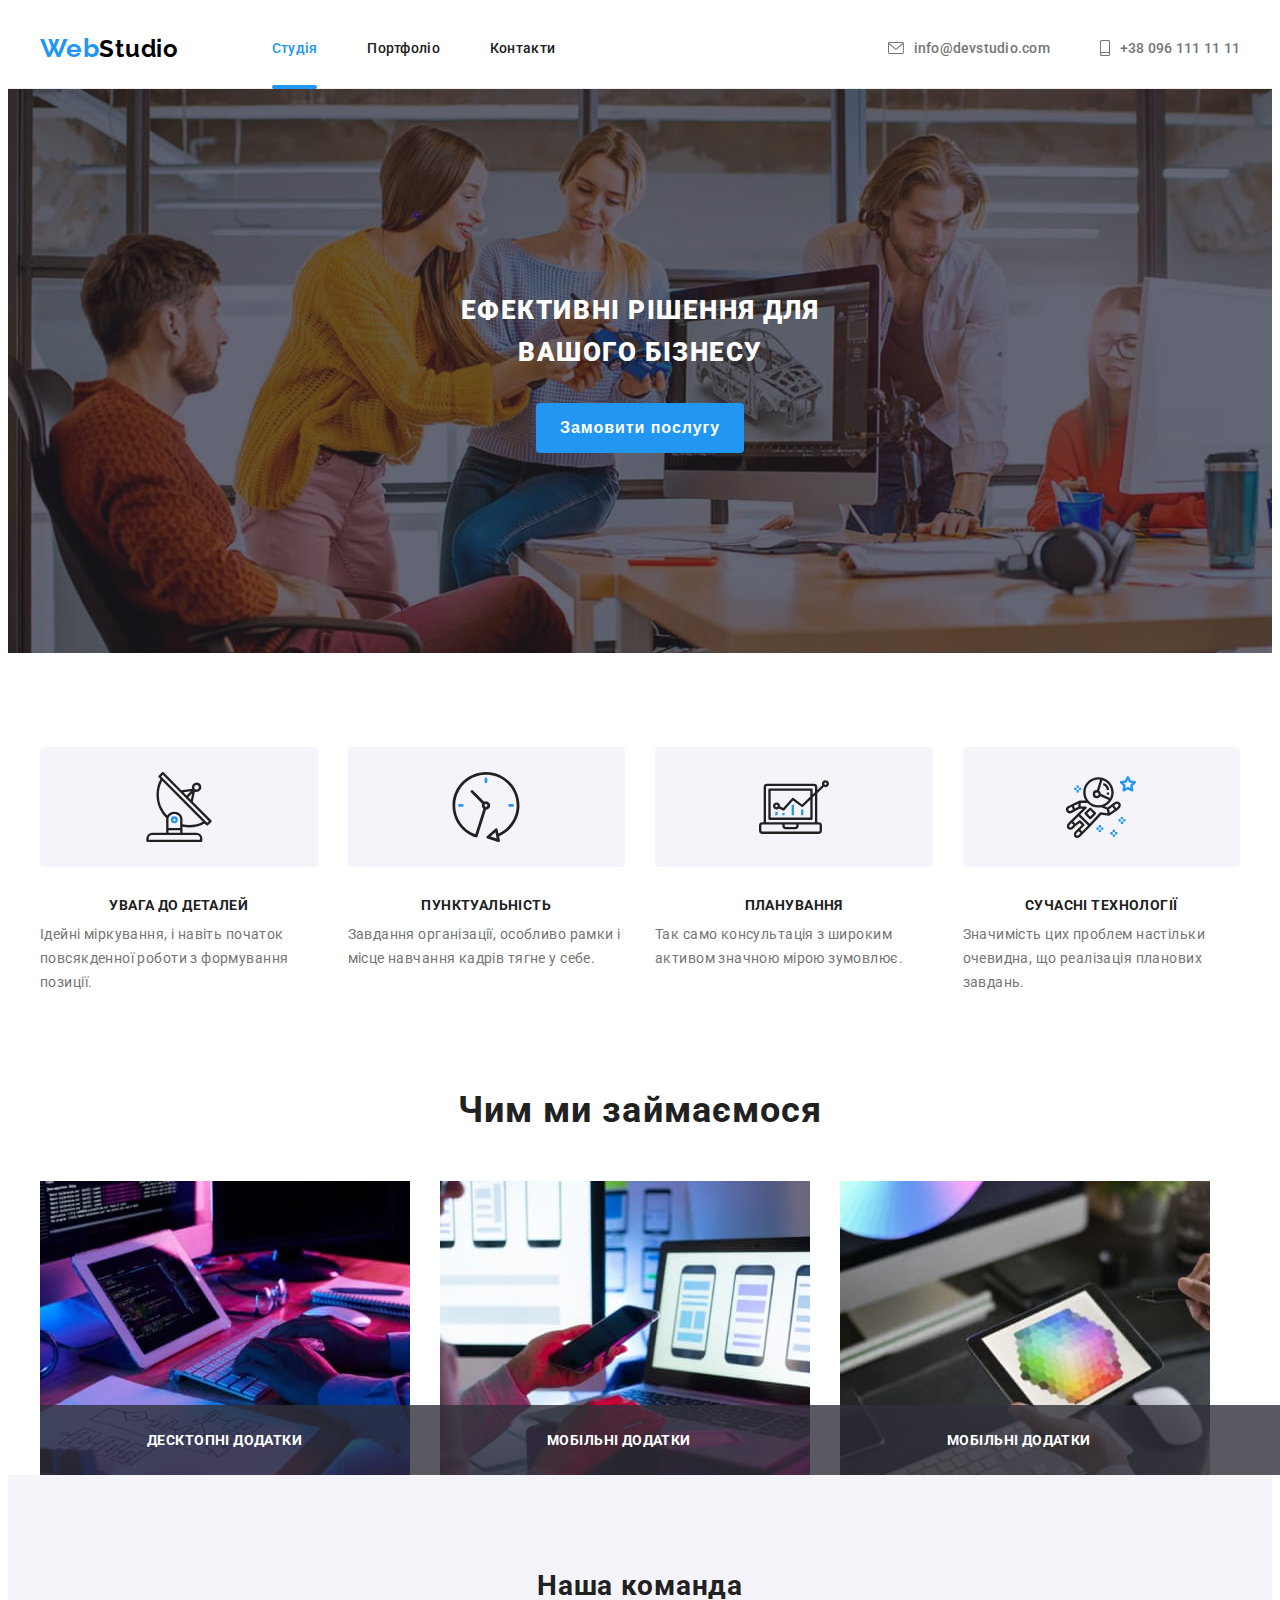
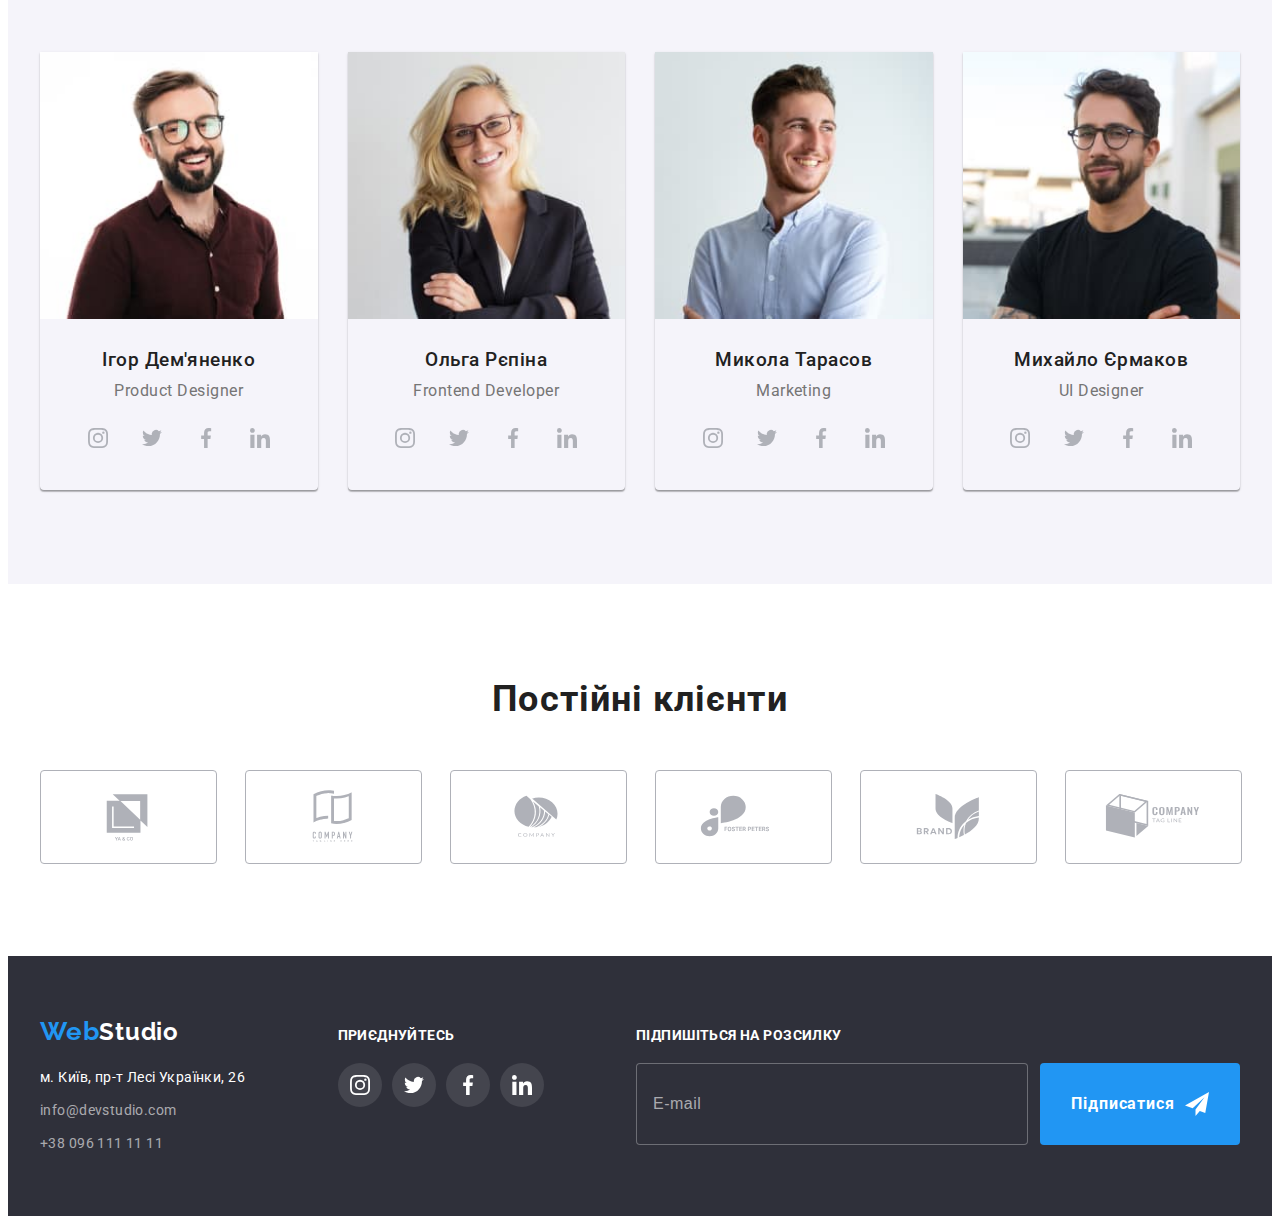
<file: index.html>
<!DOCTYPE html>
<html lang="uk">
  <head>
    <meta charset="UTF-8" />
    <meta name="viewport" content="width=device-width, initial-scale=1.0" />
    <link rel="preconnect" href="https://fonts.googleapis.com" />
    <link rel="preconnect" href="https://fonts.gstatic.com" crossorigin />
    <link
      href="https://fonts.googleapis.com/css2?family=Raleway:wght@700&family=Roboto:wght@400;500;700;900&display=swap"
      rel="stylesheet"
    />
    <link
      rel="stylesheet"
      href="https://cdnjs.cloudflare.com/ajax/libs/modern-normalize/2.0.0/modern-normalize.min.css"
      integrity="sha512-4xo8blKMVCiXpTaLzQSLSw3KFOVPWhm/TRtuPVc4WG6kUgjH6J03IBuG7JZPkcWMxJ5huwaBpOpnwYElP/m6wg=="
      crossorigin="anonymous"
      referrerpolicy="no-referrer"
    />
    <link rel="stylesheet" href="./css/main.min.css" />
    <title>Студія</title>
  </head>
  <body>
    <!-------------Header------------------>
    <header class="header">
      <div class="container">
        <div class="header-content">
          <nav class="header-navigation">
            <a class="header-logo link" href="./index.html"
              ><span>Web</span>Studio</a
            >
            <button type="button" class="btn-open-menu">
              <svg width="40" height="40">
                <use href="./images/icons.svg#icon-menu-open"></use>
              </svg>
            </button>
            <ul class="header-list">
              <li class="header-item">
                <a class="header-link link current" href="./index.html"
                  >Студія</a
                >
              </li>
              <li class="header-item">
                <a class="header-link link" href="./portfolio.html"
                  >Портфоліо</a
                >
              </li>
              <li class="header-item">
                <a class="header-link link" href="">Контакти</a>
              </li>
            </ul>
          </nav>
          <ul class="header-contacts-list">
            <li class="header-contacts-item">
              <a
                class="header-contacts-link link"
                href="mailto:info@devstudio.com"
              >
                <svg class="mail-icon" width="16" height="12">
                  <use href="./images/icons.svg#icon-envelope"></use>
                </svg>
                info@devstudio.com</a
              >
            </li>
            <li class="header-contacts-item">
              <a class="header-contacts-link link" href="tel:+380961111111">
                <svg class="phone-icon" width="10" height="16">
                  <use href="./images/icons.svg#icon-smartphone"></use>
                </svg>
                +38 096 111 11 11</a
              >
            </li>
          </ul>
        </div>
      </div>
    </header>
    <main>
      <!-------------Hero---------------->
      <section class="hero">
        <h1 class="hero-title">Ефективні рішення для вашого бізнесу</h1>
        <button
          aria-label="Замовити послугу"
          title="Замовити послугу"
          class="hero-btn"
          type="button"
          data-modal-open
        >
          Замовити послугу
        </button>
      </section>
      <!----------Features-------------->
      <section class="section">
        <div class="container">
          <h2 class="visually-hidden">Особливості</h2>
          <ul class="feature-list">
            <li class="feature-item">
              <div class="feature-icon">
                <svg width="70" height="70">
                  <use href="./images/icons.svg#icon-antenna"></use>
                </svg>
              </div>
              <h3 class="feature-title">УВАГА ДО ДЕТАЛЕЙ</h3>
              <p class="feature-text">
                Ідейні міркування, і навіть початок повсякденної роботи з
                формування позиції.
              </p>
            </li>
            <li class="feature-item">
              <div class="feature-icon">
                <svg width="70" height="70">
                  <use href="./images/icons.svg#icon-clock"></use>
                </svg>
              </div>
              <h3 class="feature-title">ПУНКТУАЛЬНІСТЬ</h3>
              <p class="feature-text">
                Завдання організації, особливо рамки і місце навчання кадрів
                тягне у себе.
              </p>
            </li>
            <li class="feature-item">
              <div class="feature-icon">
                <svg width="70" height="70">
                  <use href="./images/icons.svg#icon-diagram"></use>
                </svg>
              </div>
              <h3 class="feature-title">ПЛАНУВАННЯ</h3>
              <p class="feature-text">
                Так само консультація з широким активом значною мірою зумовлює.
              </p>
            </li>
            <li class="feature-item">
              <div class="feature-icon">
                <svg width="70" height="70">
                  <use href="./images/icons.svg#icon-astronaut"></use>
                </svg>
              </div>
              <h3 class="feature-title">СУЧАСНІ ТЕХНОЛОГІЇ</h3>
              <p class="feature-text">
                Значимість цих проблем настільки очевидна, що реалізація
                планових завдань.
              </p>
            </li>
          </ul>
        </div>
      </section>
      <!------------------Services--------------->
      <section class="section-services">
        <div class="container">
          <h2 class="services-title">Чим ми займаємося</h2>
          <ul class="services-list">
            <li class="services-item">
              <div class="servies-thumb">
                <img
                  class="services-img"
                  src="./images/desktop-programs.jpg"
                  alt="Десктопні програми"
                  width="370"
                  height="294"
                />
                <p class="servies-text">Десктопні додатки</p>
              </div>
            </li>
            <li class="services-item">
              <div class="servies-thumb">
                <img
                  class="services-img"
                  src="./images/mobile-applications.jpg"
                  alt="Мобільні додакти"
                  width="370"
                  height="294"
                />
                <p class="servies-text">Мобільні додатки</p>
              </div>
            </li>
            <li class="services-item">
              <div class="servies-thumb">
                <img
                  class="services-img"
                  src="./images/design-solutions.jpg"
                  alt="Дизайнерскі рішення"
                  width="370"
                  height="294"
                />
                <p class="servies-text">Мобільні додатки</p>
              </div>
            </li>
          </ul>
        </div>
      </section>
      <!--------------------Our team--------------------->
      <section class="section-team section">
        <div class="container">
          <h2 class="team-title">Наша команда</h2>
          <ul class="team-list">
            <li class="team-item">
              <picture>
                <source
                  srcset="
                    ./images/ihor-demyanenko.jpg    1x,
                    ./images/ihor-demyanenko-2x.jpg 2x
                  "
                  media="(min-width: 1200px)"
                />
                <source
                  srcset="
                    ./images/ihor-demyanenko-tab.jpg    1x,
                    ./images/ihor-demyanenko-tab-2x.jpg 2x
                  "
                  media="(min-width: 768px)"
                />
                <source
                  srcset="
                    ./images/ihor-demyanenko-mob.jpg    1x,
                    ./images/ihor-demyanenko-mob-2x.jpg 2x
                  "
                  media="(max-width: 767px)"
                />
                <img
                  class="team-img"
                  src="./images/ihor-demyanenko-mob.jpg"
                  alt="Ігор Дем'яненко"
                  width="450"
                />
              </picture>
              <div class="team-content">
                <h3 class="team-subtitle">Ігор Дем'яненко</h3>
                <p class="team-text" lang="en">Product Designer</p>
                <ul class="team-soc-list">
                  <li class="soc-list-item">
                    <a class="soc-list-link" href="">
                      <svg class="soc-icon" width="20" height="20">
                        <use href="./images/icons.svg#icon-instagram"></use>
                      </svg>
                    </a>
                  </li>
                  <li class="soc-list-item">
                    <a class="soc-list-link" href="">
                      <svg class="soc-icon" width="20" height="20">
                        <use href="./images/icons.svg#icon-twitter"></use>
                      </svg>
                    </a>
                  </li>
                  <li class="soc-list-item">
                    <a class="soc-list-link" href="">
                      <svg class="soc-icon" width="20" height="20">
                        <use href="./images/icons.svg#icon-facebook"></use>
                      </svg>
                    </a>
                  </li>
                  <li class="soc-list-item">
                    <a class="soc-list-link" href="">
                      <svg class="soc-icon" width="20" height="20">
                        <use href="./images/icons.svg#icon-linkedin"></use>
                      </svg>
                    </a>
                  </li>
                </ul>
              </div>
            </li>
            <li class="team-item">
              <picture>
                <source
                  srcset="
                    ./images/olga-repina.jpg    1x,
                    ./images/olga-repina-2x.jpg 2x
                  "
                  media="(min-width: 1200px)"
                />
                <source
                  srcset="
                    ./images/olga-repina-tab.jpg    1x,
                    ./images/olga-repina-tab-2x.jpg 2x
                  "
                  media="(min-width: 768px)"
                />
                <source
                  srcset="
                    ./images/olga-repina-mob.jpg    1x,
                    ./images/olga-repina-mob-2x.jpg 2x
                  "
                  media="(max-width: 767px)"
                />
                <img
                  class="team-img"
                  src="./images/olga-repina.jpg"
                  alt="Ольга Рєпіна"
                  width="450"
                />
              </picture>
              <div class="team-content">
                <h3 class="team-subtitle">Ольга Рєпіна</h3>
                <p class="team-text" lang="en">Frontend Developer</p>
                <ul class="team-soc-list">
                  <li class="soc-list-item">
                    <a class="soc-list-link" href="">
                      <svg class="soc-icon" width="20" height="20">
                        <use href="./images/icons.svg#icon-instagram"></use>
                      </svg>
                    </a>
                  </li>
                  <li class="soc-list-item">
                    <a class="soc-list-link" href="">
                      <svg class="soc-icon" width="20" height="20">
                        <use href="./images/icons.svg#icon-twitter"></use>
                      </svg>
                    </a>
                  </li>
                  <li class="soc-list-item">
                    <a class="soc-list-link" href="">
                      <svg class="soc-icon" width="20" height="20">
                        <use href="./images/icons.svg#icon-facebook"></use>
                      </svg>
                    </a>
                  </li>
                  <li class="soc-list-item">
                    <a class="soc-list-link" href="">
                      <svg class="soc-icon" width="20" height="20">
                        <use href="./images/icons.svg#icon-linkedin"></use>
                      </svg>
                    </a>
                  </li>
                </ul>
              </div>
            </li>
            <li class="team-item">
              <picture>
                <source
                  srcset="
                    ./images/mykola-tarasov.jpg    1x,
                    ./images/mykola-tarasov-2x.jpg 2x
                  "
                  media="(min-width: 1200px)"
                />
                <source
                  srcset="
                    ./images/mykola-tarasov-tab.jpg    1x,
                    ./images/mykola-tarasov-tab-2x.jpg 2x
                  "
                  media="(min-width: 767px)"
                />
                <source
                  srcset="
                    ./images/mykola-tarasov-mob.jpg    1x,
                    ./images/mykola-tarasov-mob-2x.jpg 2x
                  "
                  media="(max-width: 767px)"
                />
                <img
                  class="team-img"
                  src="./images/mykola-tarasov.jpg"
                  alt="Микола Тарасов"
                  width="450"
                />
              </picture>
              <div class="team-content">
                <h3 class="team-subtitle">Микола Тарасов</h3>
                <p class="team-text" lang="en">Marketing</p>
                <ul class="team-soc-list">
                  <li class="soc-list-item">
                    <a class="soc-list-link" href="">
                      <svg class="soc-icon" width="20" height="20">
                        <use href="./images/icons.svg#icon-instagram"></use>
                      </svg>
                    </a>
                  </li>
                  <li class="soc-list-item">
                    <a class="soc-list-link" href="">
                      <svg class="soc-icon" width="20" height="20">
                        <use href="./images/icons.svg#icon-twitter"></use>
                      </svg>
                    </a>
                  </li>
                  <li class="soc-list-item">
                    <a class="soc-list-link" href="">
                      <svg class="soc-icon" width="20" height="20">
                        <use href="./images/icons.svg#icon-facebook"></use>
                      </svg>
                    </a>
                  </li>
                  <li class="soc-list-item">
                    <a class="soc-list-link" href="">
                      <svg class="soc-icon" width="20" height="20">
                        <use href="./images/icons.svg#icon-linkedin"></use>
                      </svg>
                    </a>
                  </li>
                </ul>
              </div>
            </li>
            <li class="team-item">
              <picture>
                <source
                  srcset="
                    ./images/mykhailo-yermakov.jpg    1x,
                    ./images/mykhailo-yermakov-2x.jpg 2x
                  "
                  media="(min-width: 1200px)"
                />
                <source
                  srcset="
                    ./images/mykhailo-yermakov-tab.jpg    1x,
                    ./images/mykhailo-yermakov-tab-2x.jpg 2x
                  "
                  media="(min-width: 768px)"
                />
                <source
                  srcset="
                    ./images/mykhailo-yermakov-mob.jpg    1x,
                    ./images/mykhailo-yermakov-mob-2x.jpg 2x
                  "
                  media="(max-width: 767px)"
                />
                <img
                  class="team-img"
                  src="./images/mykhailo-yermakov.jpg"
                  alt="Михайло Єрмаков"
                  width="450"
                />
              </picture>

              <div class="team-content">
                <h3 class="team-subtitle">Михайло Єрмаков</h3>
                <p class="team-text" lang="en">UI Designer</p>
                <ul class="team-soc-list">
                  <li class="soc-list-item">
                    <a class="soc-list-link" href="">
                      <svg class="soc-icon" width="20" height="20">
                        <use href="./images/icons.svg#icon-instagram"></use>
                      </svg>
                    </a>
                  </li>
                  <li class="soc-list-item">
                    <a class="soc-list-link" href="">
                      <svg class="soc-icon" width="20" height="20">
                        <use href="./images/icons.svg#icon-twitter"></use>
                      </svg>
                    </a>
                  </li>
                  <li class="soc-list-item">
                    <a class="soc-list-link" href="">
                      <svg class="soc-icon" width="20" height="20">
                        <use href="./images/icons.svg#icon-facebook"></use>
                      </svg>
                    </a>
                  </li>
                  <li class="soc-list-item">
                    <a class="soc-list-link" href="">
                      <svg class="soc-icon" width="20" height="20">
                        <use href="./images/icons.svg#icon-linkedin"></use>
                      </svg>
                    </a>
                  </li>
                </ul>
              </div>
            </li>
          </ul>
        </div>
      </section>
      <section class="section">
        <div class="container">
          <h2 class="clients-title">Постійні клієнти</h2>
          <ul class="clients-list">
            <li class="clients-list-item">
              <a href="" class="clients-link">
                <svg class="clients-soc-icon" width="106" height="60">
                  <use href="./images/icons.svg#icon-yaandco"></use>
                </svg>
              </a>
            </li>
            <li class="clients-list-item">
              <a href="" class="clients-link">
                <svg class="clients-soc-icon" width="106" height="60">
                  <use href="./images/icons.svg#icon-taglinehere"></use>
                </svg>
              </a>
            </li>
            <li class="clients-list-item">
              <a href="" class="clients-link">
                <svg class="clients-soc-icon" width="106" height="60">
                  <use href="./images/icons.svg#icon-company"></use>
                </svg>
              </a>
            </li>
            <li class="clients-list-item">
              <a href="" class="clients-link">
                <svg class="clients-soc-icon" width="106" height="60">
                  <use href="./images/icons.svg#icon-fosterpeters"></use>
                </svg>
              </a>
            </li>
            <li class="clients-list-item">
              <a href="" class="clients-link">
                <svg class="clients-soc-icon" width="106" height="60">
                  <use href="./images/icons.svg#icon-brand"></use>
                </svg>
              </a>
            </li>
            <li class="clients-list-item">
              <a href="" class="clients-link">
                <svg class="clients-soc-icon" width="106" height="60">
                  <use href="./images/icons.svg#icon-tagline"></use>
                </svg>
              </a>
            </li>
          </ul>
        </div>
      </section>
    </main>
    <!-------------------Footer--------------------->
    <footer class="footer">
      <div class="container footer-container">
        <div class="footer-wrap">
          <address class="footer-address">
            <a class="footer-logo link" href="./index.html"
              ><span>Web</span>Studio</a
            >
            <p class="footer-text">м. Київ, пр-т Лесі Українки, 26</p>
            <ul class="footer-list">
              <li class="footer-item">
                <a class="footer-link link" href="mailto:info@devstudio.com"
                  >info@devstudio.com</a
                >
              </li>
              <li class="footer-item">
                <a class="footer-link link" href="tel:+380961111111"
                  >+38 096 111 11 11</a
                >
              </li>
            </ul>
          </address>
          <div class="footer-links">
            <p class="footer-links-text">приєднуйтесь</p>
            <ul class="footer-soc-list">
              <li class="footer-soc-list-item">
                <a class="footer-soc-list-link" href="">
                  <svg class="footer-soc-icon" width="20" height="20">
                    <use href="./images/icons.svg#icon-instagram"></use>
                  </svg>
                </a>
              </li>
              <li class="footer-soc-list-item">
                <a class="footer-soc-list-link" href="">
                  <svg class="footer-soc-icon" width="20" height="20">
                    <use href="./images/icons.svg#icon-twitter"></use>
                  </svg>
                </a>
              </li>
              <li class="footer-soc-list-item">
                <a class="footer-soc-list-link" href="">
                  <svg class="footer-soc-icon" width="20" height="20">
                    <use href="./images/icons.svg#icon-facebook"></use>
                  </svg>
                </a>
              </li>
              <li class="footer-soc-list-item">
                <a class="footer-soc-list-link" href="">
                  <svg class="footer-soc-icon" width="20" height="20">
                    <use href="./images/icons.svg#icon-linkedin"></use>
                  </svg>
                </a>
              </li>
            </ul>
          </div>
          <div class="subscription">
            <p class="subscription-text">Підпишіться на розсилку</p>
            <form class="footer-form">
              <input
                type="email"
                name="email"
                class="subscription-field"
                placeholder="E-mail"
              />
              <button
                type="submit"
                class="subscription-btn"
                aria-label="Підписатися"
                title="Підписатися"
              >
                Підписатися
                <svg width="24" height="24">
                  <use href="./images/icons.svg#icon-send"></use>
                </svg>
              </button>
            </form>
          </div>
        </div>
      </div>
    </footer>
    <div class="backdrop is-hidden" data-modal>
      <div class="modal">
        <p class="modal-title">Залиште свої дані, ми вам передзвонимо</p>
        <form>
          <div class="form-wrap">
            <label>
              <span class="label-field">Ім'я</span>
              <input type="text" name="user-name" class="form-field" />
              <svg class="form-icon" width="18" height="18">
                <use href="./images/icons.svg#icon-user-name"></use>
              </svg>
            </label>
          </div>
          <div class="form-wrap">
            <label>
              <span class="label-field">Телефон</span>
              <input type="tel" name="user-phone" class="form-field" />
              <svg class="form-icon" width="18" height="18">
                <use href="./images/icons.svg#icon-user-phone"></use>
              </svg>
            </label>
          </div>
          <div class="form-wrap">
            <label>
              <span class="label-field">Пошта</span>
              <input type="email" name="user-email" class="form-field" />
              <svg class="form-icon" width="18" height="18">
                <use href="./images/icons.svg#icon-user-email"></use>
              </svg>
            </label>
          </div>
          <label>
            <span class="label-field">Коментар</span>
            <textarea
              name="user-comment"
              class="form-comment"
              placeholder="Введіть текст"
            ></textarea>
          </label>
          <div class="form-accept">
            <label>
              <span class="accept-wrap">
                <input type="checkbox" name="accept" class="visually-hidden" />
                <span class="icon-wrap">
                  <svg class="icon-check" width="16" height="15">
                    <use href="./images/icons.svg#icon-check"></use>
                  </svg>
                </span>
                <span class="label-accept"
                  >Погоджуюся з розсилкою та приймаю
                  <a class="accept-link" href="" title="Умови договору"
                    >Умови договору</a
                  ></span
                >
              </span>
            </label>
          </div>
          <button
            type="submit"
            class="form-btn"
            aria-label="Відправити данні"
            title="Відправити данні"
          >
            Відправити
          </button>
        </form>
        <button class="modal-btn" type="button" data-modal-close>
          <svg width="18" height="18" class="modal-btn-icon">
            <use href="./images/icons.svg#icon-close-modal"></use>
          </svg>
        </button>
      </div>
    </div>
    <script src="./js/modal.js"></script>
  </body>
</html>
</file>
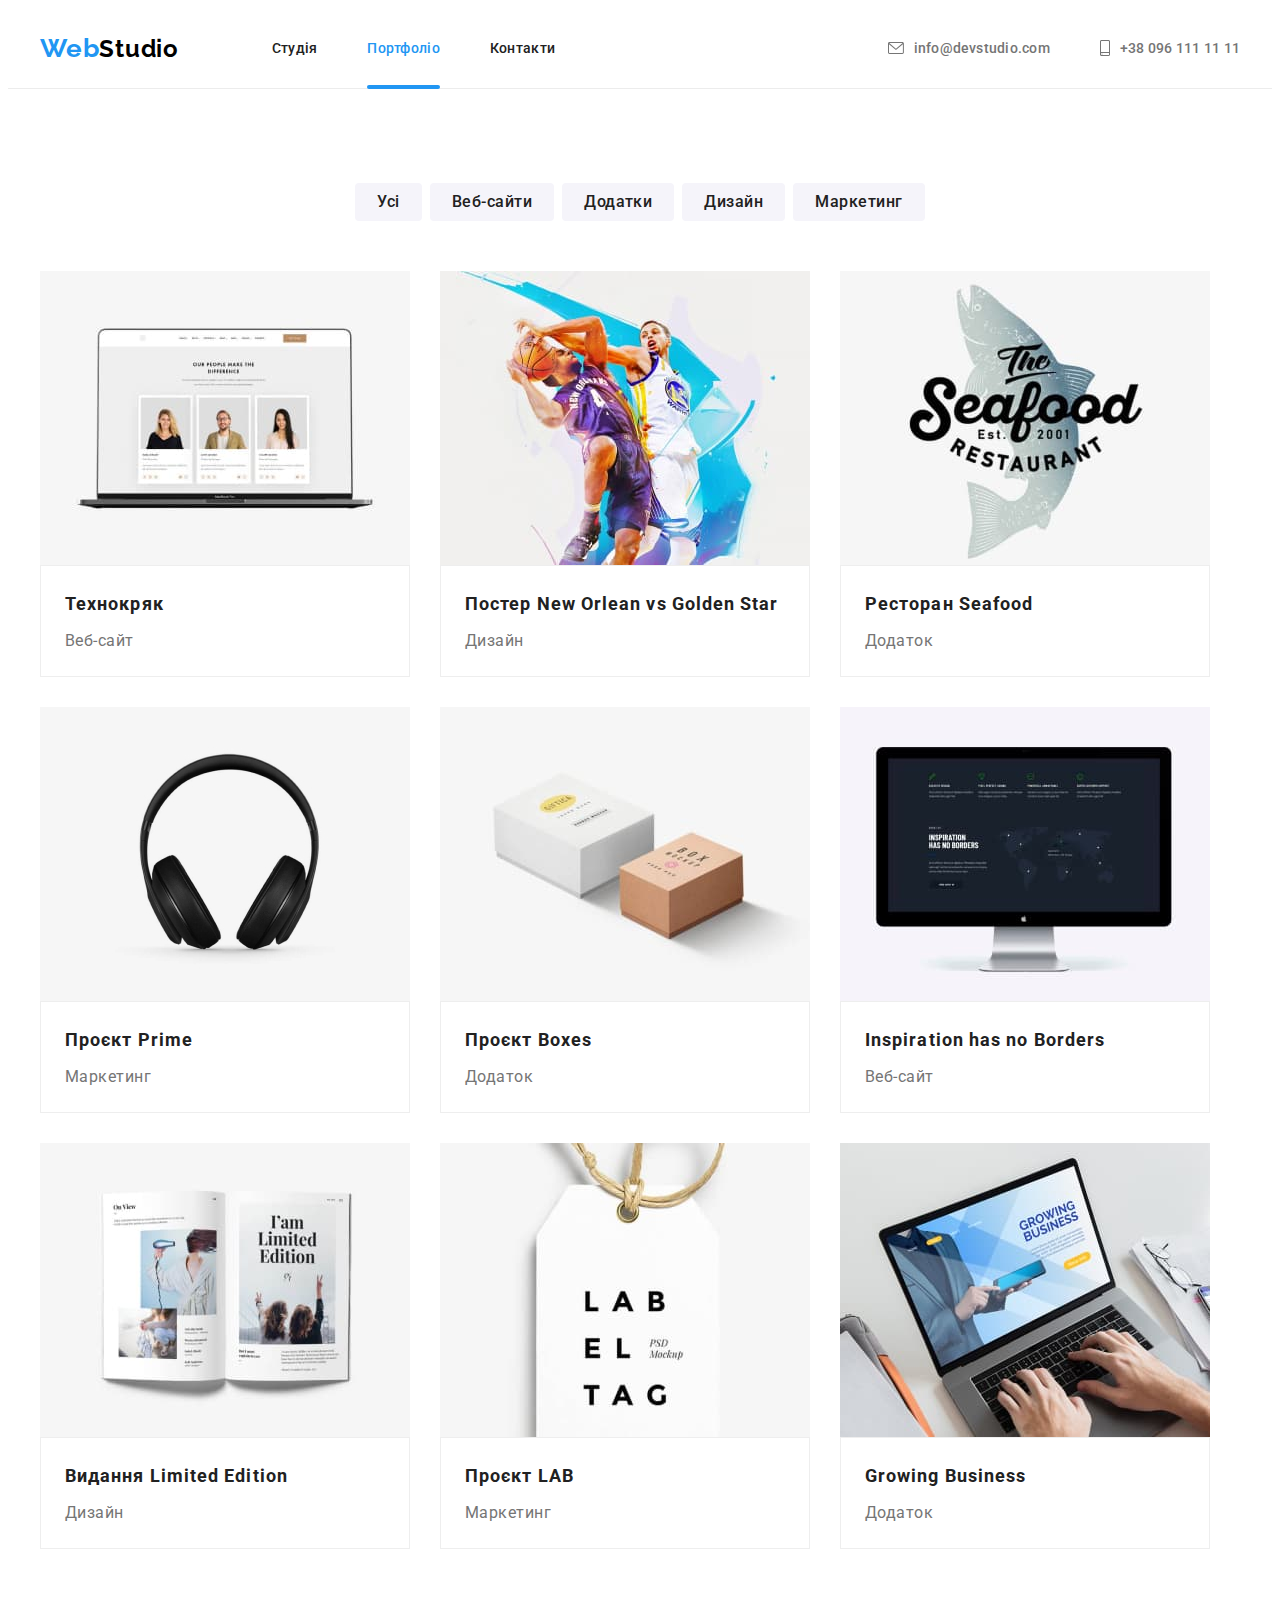
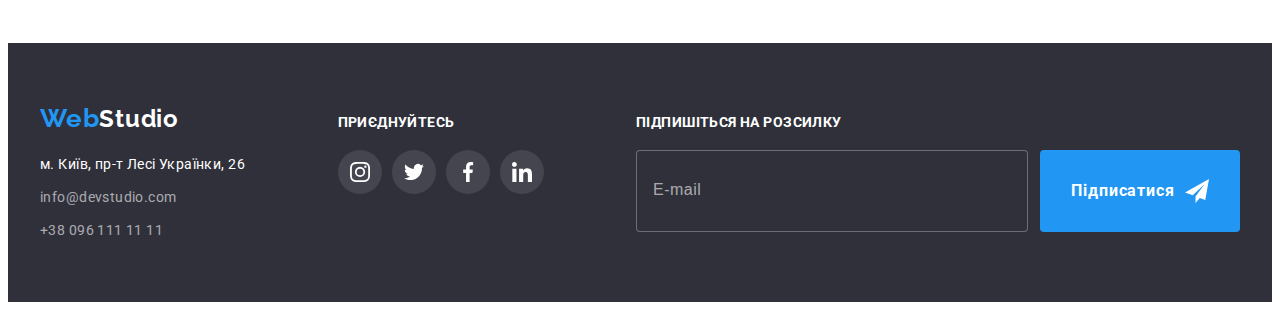
<file: portfolio.html>
<!DOCTYPE html>
<html lang="uk">
  <head>
    <meta charset="UTF-8" />
    <meta name="viewport" content="width=device-width, initial-scale=1.0" />
    <link rel="preconnect" href="https://fonts.googleapis.com" />
    <link rel="preconnect" href="https://fonts.gstatic.com" crossorigin />
    <link
      href="https://fonts.googleapis.com/css2?family=Raleway:wght@700&family=Roboto:wght@400;500;700;900&display=swap"
      rel="stylesheet"
    />
    <link
      rel="stylesheet"
      href="https://cdnjs.cloudflare.com/ajax/libs/modern-normalize/2.0.0/modern-normalize.min.css"
      integrity="sha512-4xo8blKMVCiXpTaLzQSLSw3KFOVPWhm/TRtuPVc4WG6kUgjH6J03IBuG7JZPkcWMxJ5huwaBpOpnwYElP/m6wg=="
      crossorigin="anonymous"
      referrerpolicy="no-referrer"
    />
    <link rel="stylesheet" href="./css/main.min.css" />
    <title>Портфоліо</title>
  </head>
  <body>
    <!-------------Header------------------>
    <header class="header">
      <div class="container">
        <div class="header-content">
          <nav class="header-navigation">
            <a class="header-logo link" href="./index.html"
              ><span>Web</span>Studio</a
            >
            <ul class="header-list">
              <li class="header-item">
                <a class="header-link link" href="./index.html">Студія</a>
              </li>
              <li class="header-item">
                <a class="header-link link current" href="./portfolio.html"
                  >Портфоліо</a
                >
              </li>
              <li class="header-item">
                <a class="header-link link" href="">Контакти</a>
              </li>
            </ul>
          </nav>
          <ul class="header-contacts-list">
            <li class="header-contacts-item">
              <a
                class="header-contacts-link link"
                href="mailto:info@devstudio.com"
              >
                <svg class="mail-icon" width="16" height="12">
                  <use href="./images/icons.svg#icon-envelope"></use>
                </svg>
                info@devstudio.com</a
              >
            </li>
            <li class="header-contacts-item">
              <a class="header-contacts-link link" href="tel:+380961111111">
                <svg class="phone-icon" width="10" height="16">
                  <use href="./images/icons.svg#icon-smartphone"></use>
                </svg>
                +38 096 111 11 11</a
              >
            </li>
          </ul>
        </div>
      </div>
    </header>
    <main>
      <section class="section">
        <div class="container">
          <h1 class="visually-hidden">>Наші роботи</h1>
          <ul class="filter-list">
            <li class="filter-item">
              <button class="filter-btn" type="button">Усі</button>
            </li>
            <li class="filter-item">
              <button class="filter-btn" type="button">Веб-сайти</button>
            </li>
            <li class="filter-item">
              <button class="filter-btn" type="button">Додатки</button>
            </li>
            <li class="filter-item">
              <button class="filter-btn" type="button">Дизайн</button>
            </li>
            <li class="filter-item">
              <button class="filter-btn" type="button">Маркетинг</button>
            </li>
          </ul>
          <ul class="project-list">
            <li class="project-item">
              <a href="" class="project-link link">
                <div class="project-thumb">
                  <img
                    class="project-img"
                    src="./images/portfolio/technocrack.jpg"
                    alt="Технокряк"
                    width="370"
                  />
                  <p class="project-overlay-text">
                    Ресурс пропонує комплексні пропозиції з різним рівнем
                    функціоналу та сервісів. Все це дозволить відвідувачу
                    отримати вичерпні відомості про компанію чи приватну особу.
                  </p>
                </div>
                <div class="project-content">
                  <h2 class="project-title">Технокряк</h2>
                  <p class="project-text">Веб-сайт</p>
                </div>
              </a>
            </li>
            <li class="project-item">
              <a href="" class="project-link link">
                <div class="project-thumb">
                  <img
                    class="project-img"
                    src="./images/portfolio/new-orleans-vs-golden-star-poster.jpg"
                    alt="Постер New Orlean vs Golden Star"
                    width="370"
                  />
                  <p class="project-overlay-text">
                    Ресурс пропонує комплексні пропозиції з різним рівнем
                    функціоналу та сервісів. Все це дозволить відвідувачу
                    отримати вичерпні відомості про компанію чи приватну особу.
                  </p>
                </div>
                <div class="project-content">
                  <h2 class="project-title">
                    Постер <span lang="en">New Orlean vs Golden Star</span>
                  </h2>
                  <p class="project-text">Дизайн</p>
                </div>
              </a>
            </li>
            <li class="project-item">
              <a href="" class="project-link link">
                <div class="project-thumb">
                  <img
                    class="project-img"
                    src="./images/portfolio/seafood-restaurant.jpg"
                    alt="Ресторан Seafood"
                    width="370"
                  />
                  <p class="project-overlay-text">
                    Ресурс пропонує комплексні пропозиції з різним рівнем
                    функціоналу та сервісів. Все це дозволить відвідувачу
                    отримати вичерпні відомості про компанію чи приватну особу.
                  </p>
                </div>
                <div class="project-content">
                  <h2 class="project-title">
                    Ресторан <span lang="en">Seafood</span>
                  </h2>
                  <p class="project-text">Додаток</p>
                </div>
              </a>
            </li>
            <li class="project-item">
              <a href="" class="project-link link">
                <div class="project-thumb">
                  <img
                    src="./images/portfolio/project-prime.jpg"
                    alt="Проєкт Prime"
                    width="370"
                  />
                  <p class="project-overlay-text">
                    Ресурс пропонує комплексні пропозиції з різним рівнем
                    функціоналу та сервісів. Все це дозволить відвідувачу
                    отримати вичерпні відомості про компанію чи приватну особу.
                  </p>
                </div>
                <div class="project-content">
                  <h2 class="project-title">
                    Проєкт <span lang="en">Prime</span>
                  </h2>
                  <p class="project-text">Маркетинг</p>
                </div>
              </a>
            </li>
            <li class="project-item">
              <a href="" class="project-link link">
                <div class="project-thumb">
                  <img
                    class="project-img"
                    src="./images/portfolio/boxes-project.jpg"
                    alt="Проєкт Boxes"
                    width="370"
                  />
                  <p class="project-overlay-text">
                    Ресурс пропонує комплексні пропозиції з різним рівнем
                    функціоналу та сервісів. Все це дозволить відвідувачу
                    отримати вичерпні відомості про компанію чи приватну особу.
                  </p>
                </div>
                <div class="project-content">
                  <h2 class="project-title">
                    Проєкт <span lang="en">Boxes</span>
                  </h2>
                  <p class="project-text">Додаток</p>
                </div>
              </a>
            </li>
            <li class="project-item">
              <a href="" class="project-link link">
                <div class="project-thumb">
                  <img
                    class="project-img"
                    src="./images/portfolio/inspiration-has-no-borders.jpg"
                    alt="Inspiration has no Borders"
                    width="370"
                  />
                  <p class="project-overlay-text">
                    Ресурс пропонує комплексні пропозиції з різним рівнем
                    функціоналу та сервісів. Все це дозволить відвідувачу
                    отримати вичерпні відомості про компанію чи приватну особу.
                  </p>
                </div>
                <div class="project-content">
                  <h2 class="project-title" lang="en">
                    Inspiration has no Borders
                  </h2>
                  <p class="project-text">Веб-сайт</p>
                </div>
              </a>
            </li>
            <li class="project-item">
              <a href="" class="project-link link">
                <div class="project-thumb">
                  <img
                    class="project-img"
                    src="./images/portfolio/edition-limited-edition.jpg"
                    alt="Видання Limited Edition"
                    width="370"
                  />
                  <p class="project-overlay-text">
                    Ресурс пропонує комплексні пропозиції з різним рівнем
                    функціоналу та сервісів. Все це дозволить відвідувачу
                    отримати вичерпні відомості про компанію чи приватну особу.
                  </p>
                </div>
                <div class="project-content">
                  <h2 class="project-title">
                    Видання <span lang="en">Limited Edition</span>
                  </h2>
                  <p class="project-text">Дизайн</p>
                </div>
              </a>
            </li>
            <li class="project-item">
              <a href="" class="project-link link">
                <div class="project-thumb">
                  <img
                    class="project-img"
                    src="./images/portfolio/lab-project.jpg"
                    alt="Проєкт LAB"
                    width="370"
                  />
                  <p class="project-overlay-text">
                    Ресурс пропонує комплексні пропозиції з різним рівнем
                    функціоналу та сервісів. Все це дозволить відвідувачу
                    отримати вичерпні відомості про компанію чи приватну особу.
                  </p>
                </div>
                <div class="project-content">
                  <h2 class="project-title">
                    Проєкт <span lang="en">LAB</span>
                  </h2>
                  <p class="project-text">Маркетинг</p>
                </div>
              </a>
            </li>
            <li class="project-item">
              <a href="" class="project-link link">
                <div class="project-thumb">
                  <img
                    class="project-img"
                    src="./images/portfolio/growing-business.jpg"
                    alt="Growing Business"
                    width="370"
                  />
                  <p class="project-overlay-text">
                    Ресурс пропонує комплексні пропозиції з різним рівнем
                    функціоналу та сервісів. Все це дозволить відвідувачу
                    отримати вичерпні відомості про компанію чи приватну особу.
                  </p>
                </div>
                <div class="project-content">
                  <h2 class="project-title" lang="en">Growing Business</h2>
                  <p class="project-text">Додаток</p>
                </div>
              </a>
            </li>
          </ul>
        </div>
      </section>
    </main>
    <!-------------------Footer--------------------->
    <footer class="footer">
      <div class="container footer-container">
        <div class="footer-wrap">
          <address class="footer-address">
            <a class="footer-logo link" href="./index.html"
              ><span>Web</span>Studio</a
            >
            <p class="footer-text">м. Київ, пр-т Лесі Українки, 26</p>
            <ul class="footer-list">
              <li class="footer-item">
                <a class="footer-link link" href="mailto:info@devstudio.com"
                  >info@devstudio.com</a
                >
              </li>
              <li class="footer-item">
                <a class="footer-link link" href="tel:+380961111111"
                  >+38 096 111 11 11</a
                >
              </li>
            </ul>
          </address>
          <div class="footer-links">
            <p class="footer-links-text">приєднуйтесь</p>
            <ul class="footer-soc-list">
              <li class="footer-soc-list-item">
                <a class="footer-soc-list-link" href="">
                  <svg class="footer-soc-icon" width="20" height="20">
                    <use href="./images/icons.svg#icon-instagram"></use>
                  </svg>
                </a>
              </li>
              <li class="footer-soc-list-item">
                <a class="footer-soc-list-link" href="">
                  <svg class="footer-soc-icon" width="20" height="20">
                    <use href="./images/icons.svg#icon-twitter"></use>
                  </svg>
                </a>
              </li>
              <li class="footer-soc-list-item">
                <a class="footer-soc-list-link" href="">
                  <svg class="footer-soc-icon" width="20" height="20">
                    <use href="./images/icons.svg#icon-facebook"></use>
                  </svg>
                </a>
              </li>
              <li class="footer-soc-list-item">
                <a class="footer-soc-list-link" href="">
                  <svg class="footer-soc-icon" width="20" height="20">
                    <use href="./images/icons.svg#icon-linkedin"></use>
                  </svg>
                </a>
              </li>
            </ul>
          </div>
          <div class="subscription">
            <p class="subscription-text">Підпишіться на розсилку</p>
            <form class="footer-form">
              <input
                type="email"
                name="email"
                class="subscription-field"
                placeholder="E-mail"
              />
              <button
                type="submit"
                class="subscription-btn"
                aria-label="Підписатися"
                title="Підписатися"
              >
                Підписатися
                <svg width="24" height="24">
                  <use href="./images/icons.svg#icon-send"></use>
                </svg>
              </button>
            </form>
          </div>
        </div>
      </div>
    </footer>
  </body>
</html>
</file>
<file: css/main.min.css>
@keyframes borderCurrentPage{0%{transform:scale(0)}100%{transform:scale(1)}}.visually-hidden{position:absolute;width:1px;height:1px;margin:-1px;border:0;padding:0;white-space:nowrap;-webkit-clip-path:inset(100%);clip-path:inset(100%);clip:rect(0 0 0 0);overflow:hidden}h1,h2,h3,h4,h5,h6{margin:0}ul,ol{padding:0;margin:0;list-style:none}p{margin:0}img{display:block;max-width:100%;height:auto}button{border:rgba(0,0,0,0)}address{font-style:normal}.link{text-decoration:none}body{font-family:"Roboto",sans-serif;color:var(--main-color-text)}.container{width:100%;padding-left:15px;padding-right:15px;margin:0 auto}@media screen and (min-width: 480px){.container{width:480px}}@media screen and (min-width: 768px){.container{width:768px}}@media screen and (min-width: 1200px){.container{width:1200px}}.section{padding-top:94px;padding-bottom:94px}.header{border-bottom:1px solid #ececec}@media screen and (min-width: 768px){.header-content{display:flex;align-items:center;justify-content:space-between}}.header-navigation{display:flex;justify-content:space-between}@media screen and (min-width: 768px){.header-navigation{justify-content:flex-start;gap:88px}}@media screen and (min-width: 768px){.header-navigation{gap:93px}}.header-logo{display:block;padding:16px 0;color:#000;font-family:"Raleway",sans-serif;font-size:24px;font-weight:700;letter-spacing:.72px}@media screen and (min-width: 768px){.header-logo{padding:25px 0}}.header-logo>span{color:#2196f3;font-family:Raleway;font-size:26px;font-weight:700;letter-spacing:.78px}.btn-open-menu{display:flex;align-items:center;padding:0;border:none;background-color:rgba(0,0,0,0)}@media screen and (min-width: 768px){.btn-open-menu{display:none}}.header-list{display:none;align-items:center;gap:50px}@media screen and (min-width: 768px){.header-list{display:flex;align-items:center}}.header-link{position:relative;display:block;padding:32px 0;color:#212121;font-size:14px;font-weight:500;letter-spacing:.28px;transition:color 250ms cubic-bezier(0.4, 0, 0.2, 1)}.header-link.current::after{position:absolute;bottom:-1px;left:0;content:"";display:block;width:100%;height:4px;border-radius:2px;background-color:#2196f3;animation:borderCurrentPage 250ms cubic-bezier(0.4, 0, 0.2, 1)}.header-link:hover,.header-link:focus{color:#2196f3}.current{color:#2196f3}.header-contacts-list{display:none}@media screen and (min-width: 768px){.header-contacts-list{display:flex;flex-direction:column;gap:10px}}@media screen and (min-width: 1200px){.header-contacts-list{flex-direction:row;gap:50px}}.header-contacts-link{display:flex;gap:10px;align-items:center;color:#757575;font-family:Roboto;font-size:12px;font-weight:500;letter-spacing:.24px;transition:color 250ms cubic-bezier(0.4, 0, 0.2, 1)}.header-contacts-link:hover,.header-contacts-link:focus{color:#2196f3}@media screen and (min-width: 1200px){.header-contacts-link{font-size:14px}}.mail-icon,.phone-icon{fill:currentColor}.hero{background-color:#2f303a;background-image:linear-gradient(rgba(47, 48, 58, 0.4), rgba(47, 48, 58, 0.4)),url("../images/hero-bg-mob.jpg");background-repeat:no-repeat;background-size:cover;padding:118px 60px}@media(min-device-pixel-ratio: 2),(-webkit-min-device-pixel-ratio: 2),(min-resolution: 192dpi),(min-resolution: 2dppx){.hero{background-image:linear-gradient(rgba(47, 48, 58, 0.4), rgba(47, 48, 58, 0.4)),url("../images/hero-bg-mob-2x.jpg")}}@media screen and (min-width: 767px){.hero{background-image:linear-gradient(rgba(47, 48, 58, 0.4), rgba(47, 48, 58, 0.4)),url("../images/hero-bg-tab.jpg")}}@media screen and (min-width: 767px)and (min-device-pixel-ratio: 2),screen and (min-width: 767px)and (-webkit-min-device-pixel-ratio: 2),screen and (min-width: 767px)and (min-resolution: 192dpi),screen and (min-width: 767px)and (min-resolution: 2dppx){.hero{background-image:linear-gradient(rgba(47, 48, 58, 0.4), rgba(47, 48, 58, 0.4)),url("../images/hero-bg-tab-2x.jpg")}}@media screen and (min-width: 1200px){.hero{padding:200px 0px;background-image:linear-gradient(rgba(47, 48, 58, 0.4), rgba(47, 48, 58, 0.4)),url("../images/hero-bg.jpg")}}@media screen and (min-width: 1200px)and (min-device-pixel-ratio: 2),screen and (min-width: 1200px)and (-webkit-min-device-pixel-ratio: 2),screen and (min-width: 1200px)and (min-resolution: 192dpi),screen and (min-width: 1200px)and (min-resolution: 2dppx){.hero{background-image:linear-gradient(rgba(47, 48, 58, 0.4), rgba(47, 48, 58, 0.4)),url("../images/hero-bg-2x.jpg")}}.hero-title{max-width:360px;margin:0 auto;margin-bottom:30px;font-weight:900;font-size:26px;line-height:1.62;text-align:center;letter-spacing:.06em;text-transform:uppercase;color:#fff}.hero-btn{display:block;min-width:202px;padding:10px 24px;margin:0 auto;border-radius:4px;background-color:#2196f3;color:#fff;text-align:center;font-size:16px;font-weight:700;line-height:1.87;letter-spacing:.96px;cursor:pointer;transition:box-shadow 250ms cubic-bezier(0.4, 0, 0.2, 1)}.hero-btn:hover,.hero-btn:focus{box-shadow:0px 4px 4px 0px rgba(0,0,0,.15)}.feature-list{display:block}@media screen and (min-width: 768px){.feature-list{display:flex;flex-wrap:wrap;gap:30px}}@media screen and (min-width: 768px){.feature-item{width:calc((100% - 30px)/2)}}@media screen and (min-width: 1200px){.feature-item{width:calc((100% - 90px)/4)}}.feature-icon{display:flex;height:120px;justify-content:center;align-items:center;margin-bottom:30px;border-radius:4px;background:#f5f4fa}.feature-title{text-align:center;color:#212121;font-size:14px;font-weight:700;letter-spacing:.42px;text-transform:uppercase;margin-bottom:10px}.feature-text{font-size:14px;font-style:normal;font-weight:400;line-height:1.71;letter-spacing:.42px;color:#757575}.section-services{display:none}@media screen and (min-width: 1200px){.section-services{display:block}}.services-title{color:#212121;text-align:center;font-size:36px;font-weight:700;letter-spacing:1.08px;margin-bottom:50px}.services-list{display:flex;gap:30px}.services-item{width:calc(100% - 60px)/3}.servies-thumb{position:relative}.servies-text{position:absolute;bottom:0;left:0;width:100%;padding:27px 107px;background:rgba(47,48,58,.8);color:#fff;font-size:14px;font-weight:700;letter-spacing:.42px;text-transform:uppercase}.section-team{background-color:#f5f4fa}.team-title{color:#212121;text-align:center;font-size:28px;font-weight:700;letter-spacing:.84px;margin-bottom:50px}.team-list{display:flex;flex-direction:column;gap:30px}@media screen and (min-width: 768px){.team-list{flex-direction:row;flex-wrap:wrap}}.team-item{border-radius:0px 0px 4px 4px;box-shadow:0px 2px 1px 0px rgba(0,0,0,.2),0px 1px 1px 0px rgba(0,0,0,.14),0px 1px 3px 0px rgba(0,0,0,.12)}@media screen and (min-width: 768px){.team-item{width:calc((100% - 30px)/2)}}@media screen and (min-width: 1200px){.team-item{width:calc((100% - 90px)/4)}}.team-content{padding:30px 30px;text-align:center}.team-subtitle{margin-bottom:10px;color:#212121;font-weight:500;letter-spacing:.48px}.team-text{color:#757575;letter-spacing:.48px;margin-bottom:16px}.team-soc-list{display:flex;justify-content:center;gap:10px}.soc-list-item{width:44px;height:44px}.soc-list-link{display:flex;justify-content:center;align-items:center;width:100%;height:100%;border-radius:50%;color:#afb1b8;transition:color 250ms cubic-bezier(0.4, 0, 0.2, 1),background-color 250ms cubic-bezier(0.4, 0, 0.2, 1)}.soc-list-link:hover,.soc-list-link:focus{background-color:#2196f3;color:#fff}.soc-icon{fill:currentColor}.clients-title{margin-bottom:50px;color:#212121;text-align:center;font-size:36px;font-weight:700;letter-spacing:1.08px}.clients-list{display:flex;flex-wrap:wrap;gap:30px}.clients-list-item{width:calc((100% - 30px)/2);height:92px}@media screen and (min-width: 768px){.clients-list-item{width:calc((100% - 60px)/3)}}@media screen and (min-width: 1200px){.clients-list-item{width:calc((100% - 150px)/6)}}.clients-link{display:flex;justify-content:center;align-items:center;width:100%;height:100%;border-radius:4px;border:1px solid #afb1b8;color:#afb1b8;transition:border-color 250ms cubic-bezier(0.4, 0, 0.2, 1),color 250ms cubic-bezier(0.4, 0, 0.2, 1)}.clients-soc-icon{fill:currentColor}.clients-link:hover,.clients-link:focus{border-color:#2196f3;color:#2196f3}.footer{background-color:#2f303a;padding:60px 0}@media screen and (min-width: 768px)and (max-width: 1199px){.footer-container{width:590px;margin:0 auto;padding-left:15px;padding-right:15px}}.footer-wrap{display:flex;flex-direction:column;justify-content:center;align-items:center;gap:60px}@media screen and (min-width: 768px){.footer-wrap{flex-direction:row;flex-wrap:wrap;align-items:baseline;justify-content:space-between}}@media screen and (min-width: 1200px){.footer-wrap{flex-wrap:nowrap}}.footer-address{text-align:center}@media screen and (min-width: 1200px){.footer-address{text-align:left}}.footer-logo{display:block;margin-bottom:20px;color:#fff;font-family:"Raleway",sans-serif;font-size:24px;font-weight:700;letter-spacing:.78px}.footer-logo>span{color:#2196f3;font-family:Raleway;font-size:26px;font-weight:700;letter-spacing:.78px}.footer-text{color:#fff;font-size:14px;line-height:1.71;letter-spacing:.42px;margin-bottom:9px}.footer-item:not(:last-child){margin-bottom:9px}.footer-link{color:rgba(255,255,255,.6);font-size:14px;line-height:1.71;letter-spacing:.42px;transition:color 250ms cubic-bezier(0.4, 0, 0.2, 1)}.footer-link:hover,.footer-link:focus{color:#2196f3}.footer-links-text{text-align:center;margin-bottom:20px;color:#fff;font-size:14px;font-weight:700;letter-spacing:.42px;text-transform:uppercase}@media screen and (min-width: 1200px){.footer-links-text{text-align:left}}.footer-soc-list{display:flex;gap:10px}.footer-soc-list-item{width:44px;height:44px}.footer-soc-list-link{display:flex;justify-content:center;align-items:center;width:100%;height:100%;border-radius:50%;background-color:rgba(255,255,255,.1);color:#fff;transition:background-color 250ms cubic-bezier(0.4, 0, 0.2, 1)}.footer-soc-icon{fill:currentColor}.footer-soc-list-link:hover,.footer-soc-list-link:focus{background-color:#2196f3}@media screen and (min-width: 1200px){.footer-form{display:flex;gap:12px}}.subscription{width:100%}@media screen and (min-width: 768px){.subscription{width:450px;margin:0 auto}}@media screen and (min-width: 1200px){.subscription{width:auto;margin:0}}.subscription-text{margin-bottom:20px;color:#fff;text-align:center;font-size:14px;font-weight:700;letter-spacing:.42px;text-transform:uppercase}@media screen and (min-width: 1200px){.subscription-text{text-align:left}}.subscription-field{padding:15px 16px;margin-bottom:20px;width:100%;height:50px;border-radius:4px;border:1px solid rgba(255,255,255,.3);background-color:#2f303a;color:#fff}@media screen and (min-width: 768px){.subscription-field{width:450px}}@media screen and (min-width: 1200px){.subscription-field{width:358px;margin-bottom:0}}.subscription-field::-moz-placeholder{color:rgba(255,255,255,.6);font-size:16px;font-weight:400;line-height:1.25;letter-spacing:.48px}.subscription-field::placeholder{color:rgba(255,255,255,.6);font-size:16px;font-weight:400;line-height:1.25;letter-spacing:.48px}.subscription-btn{display:flex;justify-content:center;align-items:center;gap:10px;min-width:200px;margin:0 auto;border-radius:4px;background:#2196f3;padding:10px 28px;color:#fff;font-family:Roboto;font-size:16px;font-weight:700;line-height:1.87;letter-spacing:.96px;cursor:pointer;transition:box-shadow 250ms cubic-bezier(0.4, 0, 0.2, 1)}@media screen and (min-width: 1200px){.subscription-btn{margin:0}}.subscription-btn:hover,.subscription-btn:focus{box-shadow:0px 4px 4px 0px rgba(0,0,0,.15)}.filter-list{display:flex;justify-content:center;gap:8px;margin-bottom:50px}.filter-btn{padding:6px 22px;border-radius:4px;background:#f5f4fa;color:#212121;text-align:center;font-family:Roboto;font-size:16px;font-weight:500;line-height:1.62;letter-spacing:.48px;cursor:pointer;transition:color 250ms cubic-bezier(0.4, 0, 0.2, 1),background-color 250ms cubic-bezier(0.4, 0, 0.2, 1),box-shadow 250ms cubic-bezier(0.4, 0, 0.2, 1)}.filter-btn:hover,.filter-btn:focus{color:#fff;background-color:#2196f3;box-shadow:0px 2px 2px 0px rgba(0,0,0,.12),0px 1px 2px 0px rgba(0,0,0,.08),0px 3px 1px 0px rgba(0,0,0,.1)}.project-list{display:flex;flex-wrap:wrap;gap:30px}.project-item{width:calc(100% - 60px)/3}.project-link{display:block;width:100%;height:100%;transition:box-shadow 250ms cubic-bezier(0.4, 0, 0.2, 1)}.project-link:hover,.project-link:focus{box-shadow:1px 4px 6px 0px rgba(0,0,0,.16),0px 4px 4px 0px rgba(0,0,0,.06),0px 1px 1px 0px rgba(0,0,0,.12)}.project-link:hover .project-overlay-text,.project-link:hover .project-overlay-text,.project-link:focus .project-overlay-text,.project-link:focus .project-overlay-text{transform:translateY(0)}.project-thumb{position:relative;overflow:hidden}.project-overlay-text{position:absolute;top:0;left:0;width:100%;height:100%;padding:63px 24px;transform:translateY(101%);transition:transform 250ms cubic-bezier(0.4, 0, 0.2, 1);color:#fff;background:rgba(33,150,243,.9);font-family:Roboto;font-size:18px;font-weight:400;line-height:1.55;letter-spacing:.54px}.project-content{padding:20px 24px;border:1px solid #eee}.project-title{margin-bottom:4px;color:#212121;font-size:18px;font-weight:700;line-height:2;letter-spacing:1.08px}.project-text{color:#757575;font-family:Roboto;line-height:1.87;letter-spacing:.48px}.backdrop{position:fixed;top:0;left:0;width:100%;height:100%;background-color:rgba(0,0,0,.2);opacity:1;transition:opacity 250ms cubic-bezier(0.4, 0, 0.2, 1),visibility 250ms cubic-bezier(0.4, 0, 0.2, 1)}.backdrop.is-hidden{opacity:0;visibility:hidden;pointer-events:none}.backdrop.is-hidden .modal{transform:translate(-50%, -50%) scale(1.1)}.modal{position:absolute;top:50%;left:50%;padding:40px;transform:translate(-50%, -50%) scale(1);width:450px;height:580px;border-radius:4px;background:#fff;box-shadow:0px 2px 1px 0px rgba(0,0,0,.2),0px 1px 1px 0px rgba(0,0,0,.14),0px 1px 3px 0px rgba(0,0,0,.12);transition:transform 250ms cubic-bezier(0.4, 0, 0.2, 1)}.modal-btn{position:absolute;top:8px;display:flex;justify-content:center;align-items:center;right:8px;width:30px;height:30px;border:1px solid rgba(0,0,0,.1);background-color:#fff;border-radius:50%;cursor:pointer;color:#000}.modal-btn:hover,.modal-btn:focus{color:#2196f3}.modal-btn-icon{fill:currentColor;transition:color 250ms cubic-bezier(0.4, 0, 0.2, 1)}.modal-title{margin-bottom:12px;color:#212121;text-align:center;font-size:20px;font-weight:700;letter-spacing:.6px}.form-wrap{margin-bottom:9px;position:relative}.form-icon{position:absolute;top:50%;left:12px}.form-field{width:100%;height:40px;padding-left:42px;outline:rgba(0,0,0,0);border-radius:4px;border:1px solid rgba(33,33,33,.2);transition:border-color 250ms cubic-bezier(0.4, 0, 0.2, 1)}.form-field:focus-within{border-color:#2196f3}.form-field:focus+.form-icon{fill:#2196f3}.form-icon{transition:fill var(--timer-function)}.label-field{margin-bottom:4px;color:#757575;font-size:12px;letter-spacing:.12px}.form-comment{width:100%;height:120px;padding:12px 16px;margin-bottom:20px;outline:rgba(0,0,0,0);border-radius:4px;border:1px solid rgba(33,33,33,.2);resize:none;margin-bottom:20px;transition:border-color 250ms cubic-bezier(0.4, 0, 0.2, 1)}.form-comment::-moz-placeholder{color:rgba(117,117,117,.5);font-size:12px;letter-spacing:.12px}.form-comment::placeholder{color:rgba(117,117,117,.5);font-size:12px;letter-spacing:.12px}.form-comment:focus{border-color:#2196f3}.form-accept{margin-bottom:30px;text-align:center}.accept-wrap{display:inline-flex;justify-content:center;align-items:center;gap:7px}.icon-wrap{display:inline-flex;justify-content:center;align-items:center;width:16px;height:15px;border:2px solid #000;border-radius:4px;color:#fff}.icon-check{fill:currentColor}.icon-wrap{transition:border-color 250ms cubic-bezier(0.4, 0, 0.2, 1),background-color 250ms cubic-bezier(0.4, 0, 0.2, 1),box-shadown 250ms cubic-bezier(0.4, 0, 0.2, 1)}input[type=checkbox]:checked+.icon-wrap{border-color:#2196f3;background-color:#2196f3;box-shadow:0px 2px 1px 0px rgba(0,0,0,.2),0px 1px 1px 0px rgba(0,0,0,.14),0px 1px 3px 0px rgba(0,0,0,.12)}.label-accept{color:var(--main-color-text);font-size:12px;letter-spacing:.36px}.accept-link{color:#2196f3;font-size:12px;line-height:24px;letter-spacing:.36px;text-decoration-line:underline}.form-btn{display:block;min-width:200px;padding:10px 52px;margin:0 auto;border-radius:4px;background-color:#2196f3;color:#fff;font-weight:700;line-height:1.9;letter-spacing:.96px;cursor:pointer;transition:background-color 250ms cubic-bezier(0.4, 0, 0.2, 1),box-shadow 250ms cubic-bezier(0.4, 0, 0.2, 1)}.form-btn:hover,.form-btn:focus{background-color:#188ce8;box-shadow:0px 4px 4px 0px rgba(0,0,0,.15)}/*# sourceMappingURL=main.min.css.map */
</file>
